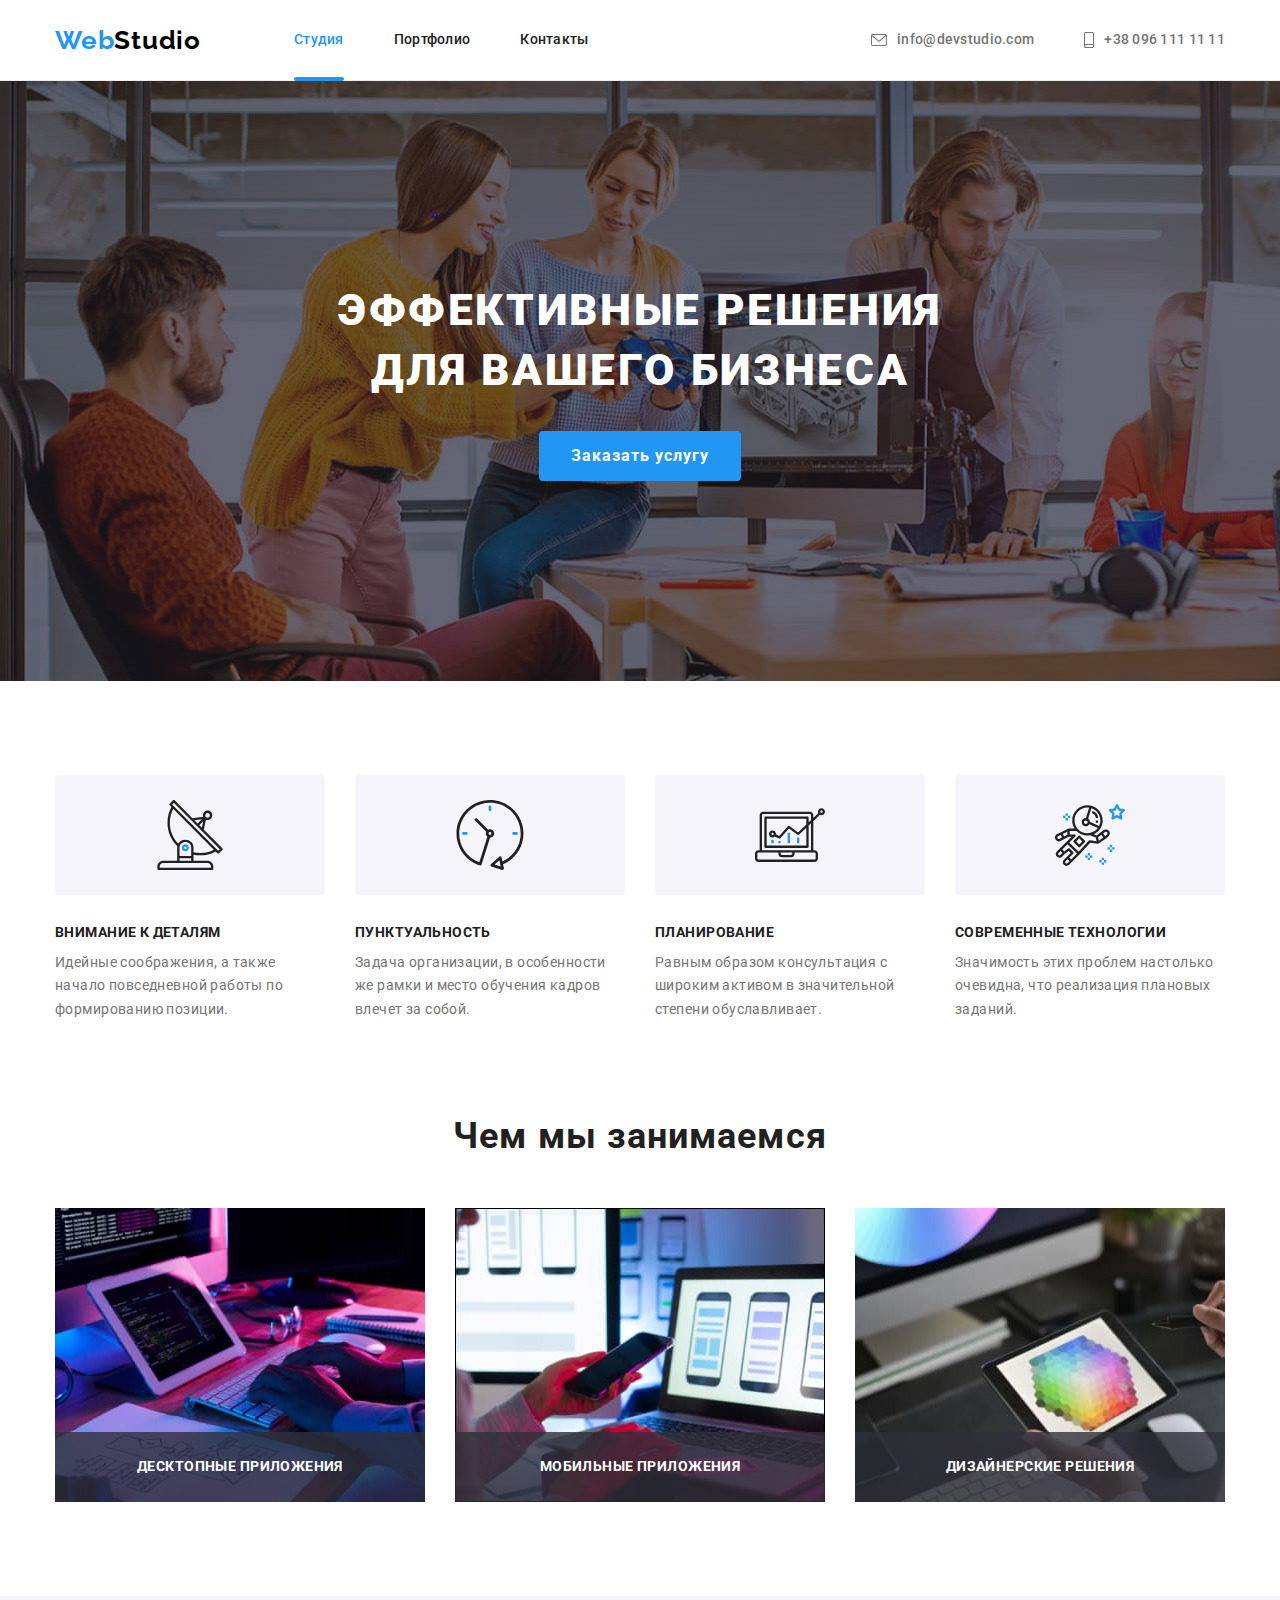
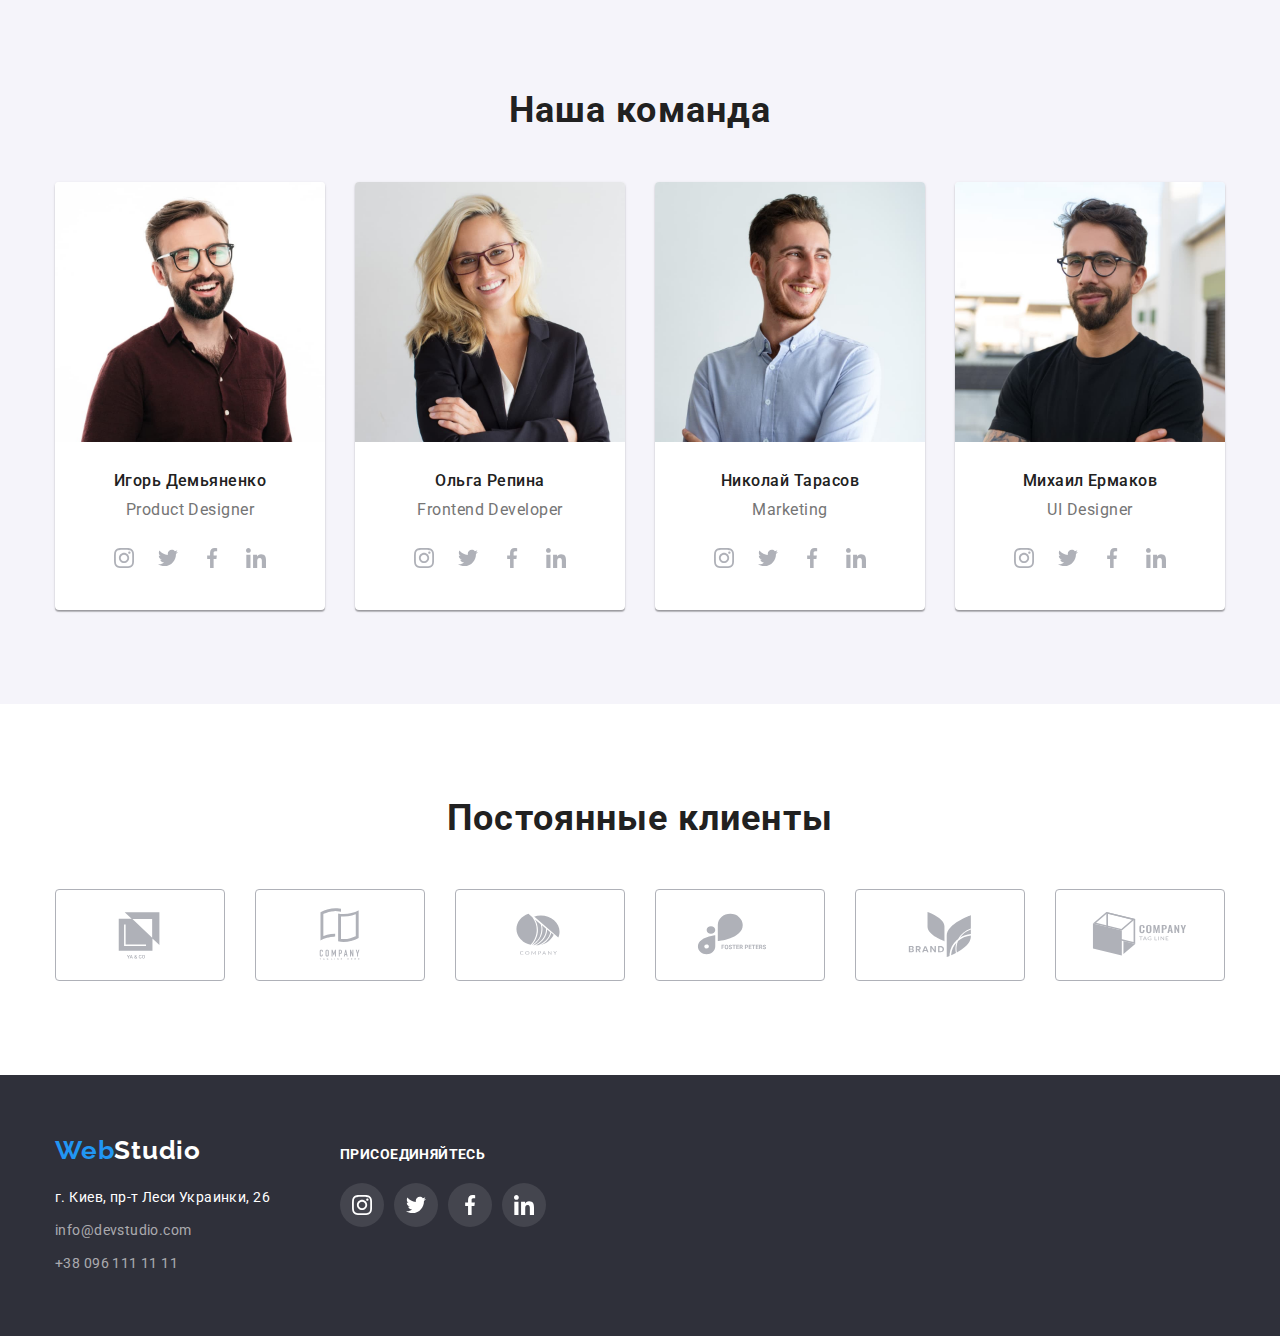
<file: index.html>
<!DOCTYPE html>
<html lang="ru">
    <head>
        <meta charset="UTF-8" />
        <meta http-equiv="X-UA-Compatible" content="IE=edge" />
        <meta name="viewport" content="width=device-width, initial-scale=1.0" />
        <title>Студия</title>
        <link rel="preconnect" href="https://fonts.googleapis.com" />
        <link rel="preconnect" href="https://fonts.gstatic.com" crossorigin />
        <link
            href="https://fonts.googleapis.com/css2?family=Raleway:wght@700&family=Roboto:wght@400;500;700;900&display=swap"
            rel="stylesheet"
        />
        <link rel="stylesheet" href="./css/modern-normalize.css" />
        <link rel="stylesheet" href="./css/reset.css" />
        <link rel="stylesheet" href="./css/style.css" />
    </head>
    <body>
        <!-----HEADER----->
        <header class="header">
            <div class="container header-container">
                <a class="header-logo link" href="./index.html"
                    ><span class="logo-accent">Web</span>Studio</a
                >
                <nav class="header-nav">
                    <ul class="nav-list list">
                        <li class="nav-item">
                            <a class="nav-link current link" href="./index.html">Студия</a>
                        </li>
                        <li class="nav-item">
                            <a class="nav-link link" href="./portfolio.html">Портфолио</a>
                        </li>
                        <li class="nav-item">
                            <a class="nav-link link" href="#">Контакты</a>
                        </li>
                    </ul>
                </nav>
                <ul class="contacts-list list">
                    <li class="contacts-item">
                        <a class="contacts-link link" href="mailto:info@devstudio.com">
                            <svg class="contacts-icon" width="16" height="12">
                                <use href="./images/icons.svg#envelope"></use>
                            </svg>
                            info@devstudio.com
                        </a>
                    </li>
                    <li class="contacts-item">
                        <a class="contacts-link link" href="tel:+380961111111">
                            <svg class="contacts-icon" width="10" height="16">
                                <use href="./images/icons.svg#smartphone"></use>
                            </svg>
                            +38 096 111 11 11
                        </a>
                    </li>
                </ul>
            </div>
        </header>
        <!-----CONTENT----->
        <main>
            <!-----HERO----->
            <section class="hero hero-container">
                <div class="container">
                    <div class="hero-title-box">
                        <h1 class="hero-title">Эффективные решения для вашего бизнеса</h1>
                    </div>
                    <button class="hero-btn" type="button" data-modal-open>Заказать услугу</button>
                </div>
            </section>
            <!-----FEATURES----->
            <section class="features box">
                <div class="container">
                    <ul class="features-list list">
                        <li class="features-item">
                            <div class="features-icon">
                                <svg width="70" height="70">
                                    <use href="./images/icons.svg#antena"></use>
                                </svg>
                            </div>
                            <h3 class="features-title">Внимание к деталям</h3>
                            <p class="features-text">
                                Идейные соображения, а также начало повседневной работы по
                                формированию позиции.
                            </p>
                        </li>
                        <li class="features-item">
                            <div class="features-icon">
                                <svg width="70" height="70">
                                    <use href="./images/icons.svg#clock"></use>
                                </svg>
                            </div>
                            <h3 class="features-title">Пунктуальность</h3>
                            <p class="features-text">
                                Задача организации, в особенности же рамки и место обучения кадров
                                влечет за собой.
                            </p>
                        </li>
                        <li class="features-item">
                            <div class="features-icon">
                                <svg width="70" height="70">
                                    <use href="./images/icons.svg#diagram"></use>
                                </svg>
                            </div>
                            <h3 class="features-title">Планирование</h3>
                            <p class="features-text">
                                Равным образом консультация с широким активом в значительной степени
                                обуславливает.
                            </p>
                        </li>
                        <li class="features-item">
                            <div class="features-icon">
                                <svg width="70" height="70">
                                    <use href="./images/icons.svg#astronaut"></use>
                                </svg>
                            </div>
                            <h3 class="features-title">Современные технологии</h3>
                            <p class="features-text">
                                Значимость этих проблем настолько очевидна, что реализация плановых
                                заданий.
                            </p>
                        </li>
                    </ul>
                </div>
            </section>
            <!-----WORKS----->
            <section class="works box">
                <div class="container">
                    <h2 class="works-title">Чем мы занимаемся</h2>
                    <ul class="works-list list">
                        <li class="works-item">
                            <div class="works-wrap">
                                <img
                                    src="./images/main/img1.jpg"
                                    alt="Десктопные приложения"
                                    width="370"
                                />
                                <p class="works-text">Десктопные приложения</p>
                            </div>
                        </li>
                        <li class="works-item">
                            <div class="works-wrap">
                                <img
                                    src="./images/main/img2.jpg"
                                    alt="Мобильные приложения"
                                    width="370"
                                />
                                <p class="works-text">Мобильные приложения</p>
                            </div>
                        </li>
                        <li class="works-item">
                            <div class="works-wrap">
                                <img
                                    src="./images/main/img3.jpg"
                                    alt="Дизайнерские решения"
                                    width="370"
                                />
                                <p class="works-text">Дизайнерские решения</p>
                            </div>
                        </li>
                    </ul>
                </div>
            </section>
            <!-----TEAM----->
            <section class="team box">
                <div class="container">
                    <h2 class="team-title">Наша команда</h2>
                    <ul class="team-list list">
                        <li class="team-item">
                            <img
                                src="./images/main/team1.jpg"
                                alt="Игорь Демьяненко. Продакт-дизайнер"
                                width="270"
                            />
                            <div class="team-wrap">
                                <h3 class="team-after-title">Игорь Демьяненко</h3>
                                <p class="team-text">Product Designer</p>
                                <ul class="team-social-list">
                                    <li class="team-social-item">
                                        <a class="team-social-link" href="#">
                                            <svg class="clients-icon" width="20" height="20">
                                                <use href="./images/icons.svg#instagram"></use>
                                            </svg>
                                        </a>
                                    </li>
                                    <li class="team-social-item">
                                        <a class="team-social-link" href="#">
                                            <svg class="clients-icon" width="20" height="20">
                                                <use href="./images/icons.svg#twitter"></use>
                                            </svg>
                                        </a>
                                    </li>
                                    <li class="team-social-item">
                                        <a class="team-social-link" href="#">
                                            <svg class="clients-icon" width="20" height="20">
                                                <use href="./images/icons.svg#facebook"></use>
                                            </svg>
                                        </a>
                                    </li>
                                    <li class="team-social-item">
                                        <a class="team-social-link" href="#">
                                            <svg class="clients-icon" width="20" height="20">
                                                <use href="./images/icons.svg#linkedin"></use>
                                            </svg>
                                        </a>
                                    </li>
                                </ul>
                            </div>
                        </li>
                        <li class="team-item">
                            <img
                                src="./images/main/team2.jpg"
                                alt="Ольга Репина. Фронт-энд разработчик"
                                width="270"
                            />
                            <div class="team-wrap">
                                <h3 class="team-after-title">Ольга Репина</h3>
                                <p class="team-text">Frontend Developer</p>
                                <ul class="team-social-list">
                                    <li class="team-social-item">
                                        <a class="team-social-link" href="#">
                                            <svg class="clients-icon" width="20" height="20">
                                                <use href="./images/icons.svg#instagram"></use>
                                            </svg>
                                        </a>
                                    </li>
                                    <li class="team-social-item">
                                        <a class="team-social-link" href="#">
                                            <svg class="clients-icon" width="20" height="20">
                                                <use href="./images/icons.svg#twitter"></use>
                                            </svg>
                                        </a>
                                    </li>
                                    <li class="team-social-item">
                                        <a class="team-social-link" href="#">
                                            <svg class="clients-icon" width="20" height="20">
                                                <use href="./images/icons.svg#facebook"></use>
                                            </svg>
                                        </a>
                                    </li>
                                    <li class="team-social-item">
                                        <a class="team-social-link" href="#">
                                            <svg class="clients-icon" width="20" height="20">
                                                <use href="./images/icons.svg#linkedin"></use>
                                            </svg>
                                        </a>
                                    </li>
                                </ul>
                            </div>
                        </li>
                        <li class="team-item">
                            <img
                                src="./images/main/team3.jpg"
                                alt="Николай Тарасов. Маркетолог"
                                width="270"
                            />
                            <div class="team-wrap">
                                <h3 class="team-after-title">Николай Тарасов</h3>
                                <p class="team-text">Marketing</p>
                                <ul class="team-social-list">
                                    <li class="team-social-item">
                                        <a class="team-social-link" href="#">
                                            <svg class="clients-icon" width="20" height="20">
                                                <use href="./images/icons.svg#instagram"></use>
                                            </svg>
                                        </a>
                                    </li>
                                    <li class="team-social-item">
                                        <a class="team-social-link" href="#">
                                            <svg class="clients-icon" width="20" height="20">
                                                <use href="./images/icons.svg#twitter"></use>
                                            </svg>
                                        </a>
                                    </li>
                                    <li class="team-social-item">
                                        <a class="team-social-link" href="#">
                                            <svg class="clients-icon" width="20" height="20">
                                                <use href="./images/icons.svg#facebook"></use>
                                            </svg>
                                        </a>
                                    </li>
                                    <li class="team-social-item">
                                        <a class="team-social-link" href="#">
                                            <svg class="clients-icon" width="20" height="20">
                                                <use href="./images/icons.svg#linkedin"></use>
                                            </svg>
                                        </a>
                                    </li>
                                </ul>
                            </div>
                        </li>
                        <li class="team-item">
                            <img
                                src="./images/main/team4.jpg"
                                alt="Михаил Ермаков. Дизайнер интерфейсов"
                                width="270"
                            />
                            <div class="team-wrap">
                                <h3 class="team-after-title">Михаил Ермаков</h3>
                                <p class="team-text">UI Designer</p>
                                <ul class="team-social-list">
                                    <li class="team-social-item">
                                        <a class="team-social-link" href="#">
                                            <svg class="clients-icon" width="20" height="20">
                                                <use href="./images/icons.svg#instagram"></use>
                                            </svg>
                                        </a>
                                    </li>
                                    <li class="team-social-item">
                                        <a class="team-social-link" href="#">
                                            <svg class="clients-icon" width="20" height="20">
                                                <use href="./images/icons.svg#twitter"></use>
                                            </svg>
                                        </a>
                                    </li>
                                    <li class="team-social-item">
                                        <a class="team-social-link" href="#">
                                            <svg class="clients-icon" width="20" height="20">
                                                <use href="./images/icons.svg#facebook"></use>
                                            </svg>
                                        </a>
                                    </li>
                                    <li class="team-social-item">
                                        <a class="team-social-link" href="#">
                                            <svg class="clients-icon" width="20" height="20">
                                                <use href="./images/icons.svg#linkedin"></use>
                                            </svg>
                                        </a>
                                    </li>
                                </ul>
                            </div>
                        </li>
                    </ul>
                </div>
            </section>
            <!-----CLIENTS----->
            <section class="clients box">
                <div class="container">
                    <h2 class="clients-title">Постоянные клиенты</h2>
                    <ul class="clients-list">
                        <li class="clients-item">
                            <a class="clients-link" href="#">
                                <svg class="clients-icon" width="106" height="60">
                                    <use href="./images/icons.svg#logo"></use>
                                </svg>
                            </a>
                        </li>
                        <li class="clients-item">
                            <a class="clients-link" href="#">
                                <svg class="clients-icon" width="106" height="60">
                                    <use href="./images/icons.svg#logo2"></use>
                                </svg>
                            </a>
                        </li>
                        <li class="clients-item">
                            <a class="clients-link" href="#">
                                <svg class="clients-icon" width="106" height="60">
                                    <use href="./images/icons.svg#logo3"></use>
                                </svg>
                            </a>
                        </li>
                        <li class="clients-item">
                            <a class="clients-link" href="#">
                                <svg class="clients-icon" width="106" height="60">
                                    <use href="./images/icons.svg#logo4"></use>
                                </svg>
                            </a>
                        </li>
                        <li class="clients-item">
                            <a class="clients-link" href="#">
                                <svg class="clients-icon" width="106" height="60">
                                    <use href="./images/icons.svg#logo5"></use>
                                </svg>
                            </a>
                        </li>
                        <li class="clients-item">
                            <a class="clients-link" href="#">
                                <svg class="clients-icon" width="106" height="60">
                                    <use href="./images/icons.svg#logo6"></use>
                                </svg>
                            </a>
                        </li>
                    </ul>
                </div>
            </section>
        </main>
        <!-----FOOTER----->
        <footer class="footer footer-container">
            <div class="container">
                <div class="footer-wrap">
                    <div>
                        <a class="footer-logo link" href="./index.html"
                            ><span class="logo-accent">Web</span>Studio</a
                        >
                        <address class="footer-adress">г. Киев, пр-т Леси Украинки, 26</address>
                        <ul class="footer-list list">
                            <li class="footer-item">
                                <a class="footer-link link" href="mailto:info@devstudio.com"
                                    >info@devstudio.com</a
                                >
                            </li>
                            <li class="footer-item">
                                <a class="footer-link link" href="tel:+380961111111"
                                    >+38 096 111 11 11</a
                                >
                            </li>
                        </ul>
                    </div>
                    <div>
                        <p class="footer-text">присоединяйтесь</p>
                        <ul class="footer-social-list">
                            <li class="footer-social-item">
                                <a class="footer-social-link" href="#">
                                    <svg class="footer-icon" width="20" height="20">
                                        <use href="./images/icons.svg#instagram"></use>
                                    </svg>
                                </a>
                            </li>
                            <li class="footer-social-item">
                                <a class="footer-social-link" href="#">
                                    <svg class="footer-icon" width="20" height="20">
                                        <use href="./images/icons.svg#twitter"></use>
                                    </svg>
                                </a>
                            </li>
                            <li class="footer-social-item">
                                <a class="footer-social-link" href="#">
                                    <svg class="footer-icon" width="20" height="20">
                                        <use href="./images/icons.svg#facebook"></use>
                                    </svg>
                                </a>
                            </li>
                            <li class="footer-social-item">
                                <a class="footer-social-link" href="#">
                                    <svg class="footer-icon" width="20" height="20">
                                        <use href="./images/icons.svg#linkedin"></use>
                                    </svg>
                                </a>
                            </li>
                        </ul>
                    </div>
                </div>
            </div>
        </footer>
        <div class="backdrop is-hidden" data-modal>
            <div class="modal">
                <button type="button" class="modal-close" data-modal-close>
                    <svg class="modal-close-icon" wilth="18" height="18">
                        <use href="./images/icons.svg#modal-close"></use>
                    </svg>
                </button>
            </div>
        </div>
        <script src="./js/modal.js"></script>
    </body>
</html>
</file>
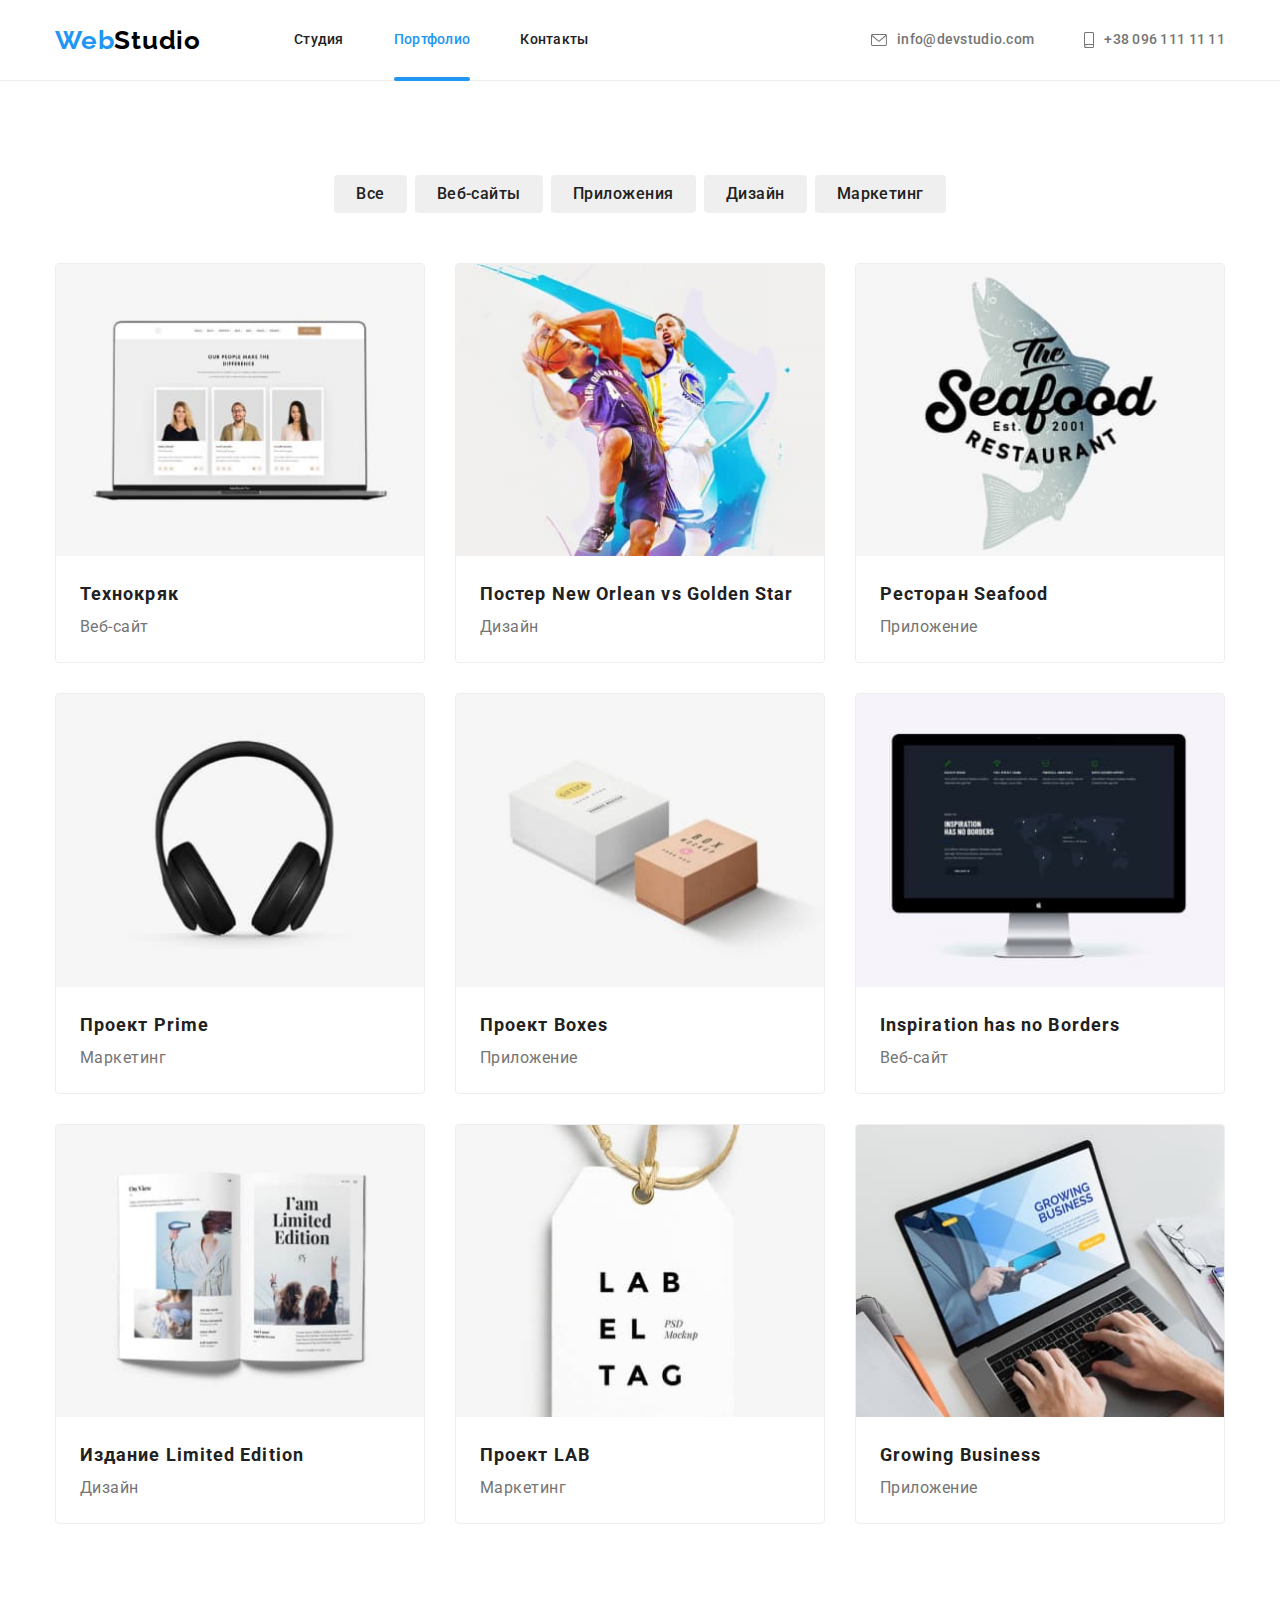
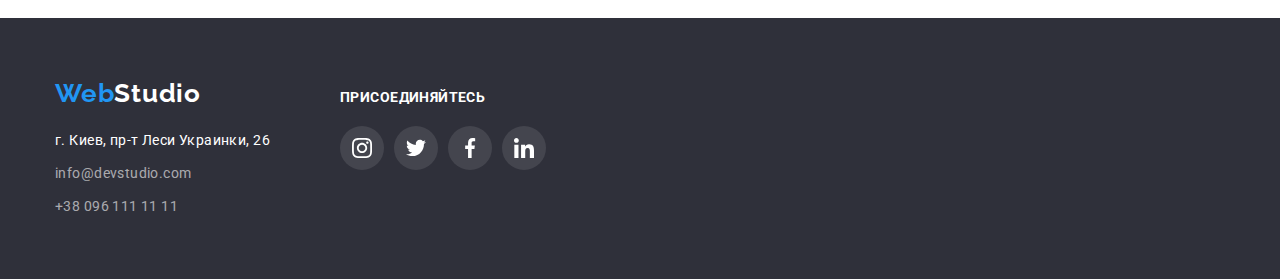
<file: portfolio.html>
<!DOCTYPE html>
<html lang="ru">
    <head>
        <meta charset="UTF-8" />
        <meta http-equiv="X-UA-Compatible" content="IE=edge" />
        <meta name="viewport" content="width=device-width, initial-scale=1.0" />
        <title>Портфолио</title>
        <link rel="preconnect" href="https://fonts.googleapis.com" />
        <link rel="preconnect" href="https://fonts.gstatic.com" crossorigin />
        <link
            href="https://fonts.googleapis.com/css2?family=Raleway:wght@700&family=Roboto:wght@400;500;700;900&display=swap"
            rel="stylesheet"
        />
        <link rel="stylesheet" href="./css/modern-normalize.css" />
        <link rel="stylesheet" href="./css/reset.css" />
        <link rel="stylesheet" href="./css/style.css" />
    </head>
    <body>
        <!-----HEADER----->
        <header class="header">
            <div class="container header-container">
                <a class="header-logo link" href="./index.html"
                    ><span class="logo-accent">Web</span>Studio</a
                >
                <nav class="header-nav">
                    <ul class="nav-list list">
                        <li class="nav-item">
                            <a class="nav-link link" href="./index.html">Студия</a>
                        </li>
                        <li class="nav-item">
                            <a class="nav-link current link" href="./portfolio.html">Портфолио</a>
                        </li>
                        <li class="nav-item">
                            <a class="nav-link link" href="#">Контакты</a>
                        </li>
                    </ul>
                </nav>
                <ul class="contacts-list list">
                    <li class="contacts-item">
                        <a class="contacts-link link" href="mailto:info@devstudio.com">
                            <svg class="contacts-icon" width="16" height="12">
                                <use href="./images/icons.svg#envelope"></use>
                            </svg>
                            info@devstudio.com
                        </a>
                    </li>
                    <li class="contacts-item">
                        <a class="contacts-link link" href="tel:+380961111111">
                            <svg class="contacts-icon" width="10" height="16">
                                <use href="./images/icons.svg#smartphone"></use>
                            </svg>
                            +38 096 111 11 11
                        </a>
                    </li>
                </ul>
            </div>
        </header>
        <!-----CONTENT----->
        <main>
            <!-----PORTFOLIO FILTER----->
            <section class="portfolio box">
                <div class="container">
                    <h1 class="portfolio-title visually-hidden">Портфолио</h1>
                    <ul class="filter-list list">
                        <li class="filter-item">
                            <button class="filter-btn" type="button">Все</button>
                        </li>
                        <li class="filter-item">
                            <button class="filter-btn" type="button">Веб-сайты</button>
                        </li>
                        <li class="filter-item">
                            <button class="filter-btn" type="button">Приложения</button>
                        </li>
                        <li class="filter-item">
                            <button class="filter-btn" type="button">Дизайн</button>
                        </li>
                        <li class="filter-item">
                            <button class="filter-btn" type="button">Маркетинг</button>
                        </li>
                    </ul>
                    <!-----PORTFOLIO LIST----->
                    <ul class="portfolio-list list">
                        <li class="portfolio-item">
                            <a href="#">
                                <div class="portfolio-wrap">
                                    <img
                                        src="./images/portfolio/img.jpg"
                                        alt="ноутбук"
                                        width="370"
                                    />
                                    <p class="portfolio-overlay">
                                        Технокряк это современная площадка распространения
                                        коронавируса. Компании используют эту платформу для
                                        цифрового шпионажа и атак на защищённые сервера конкурентов.
                                    </p>
                                </div>
                                <div class="portfolio-box">
                                    <h2 class="portfolio-title">Технокряк</h2>
                                    <p class="portfolio-text">Веб-сайт</p>
                                </div>
                            </a>
                        </li>
                        <li class="portfolio-item">
                            <a href="#">
                                <div class="portfolio-wrap">
                                    <img
                                        src="./images/portfolio/img8.jpg"
                                        alt="баскетболисты"
                                        width="370"
                                    />
                                    <p class="portfolio-overlay">
                                        Технокряк это современная площадка распространения
                                        коронавируса. Компании используют эту платформу для
                                        цифрового шпионажа и атак на защищённые сервера конкурентов.
                                    </p>
                                </div>
                                <div class="portfolio-box">
                                    <h2 class="portfolio-title">
                                        Постер <span lang="en">New Orlean vs Golden Star</span>
                                    </h2>
                                    <p class="portfolio-text">Дизайн</p>
                                </div>
                            </a>
                        </li>
                        <li class="portfolio-item">
                            <a href="#">
                                <div class="portfolio-wrap">
                                    <img
                                        src="./images/portfolio/img7.jpg"
                                        alt="логотип"
                                        width="370"
                                    />
                                    <p class="portfolio-overlay">
                                        Технокряк это современная площадка распространения
                                        коронавируса. Компании используют эту платформу для
                                        цифрового шпионажа и атак на защищённые сервера конкурентов.
                                    </p>
                                </div>
                                <div class="portfolio-box">
                                    <h2 class="portfolio-title">
                                        Ресторан <span lang="en">Seafood</span>
                                    </h2>
                                    <p class="portfolio-text">Приложение</p>
                                </div>
                            </a>
                        </li>
                        <li class="portfolio-item">
                            <a href="#">
                                <div class="portfolio-wrap">
                                    <img
                                        src="./images/portfolio/img6.jpg"
                                        alt="наушники"
                                        width="370"
                                    />
                                    <p class="portfolio-overlay">
                                        Технокряк это современная площадка распространения
                                        коронавируса. Компании используют эту платформу для
                                        цифрового шпионажа и атак на защищённые сервера конкурентов.
                                    </p>
                                </div>
                                <div class="portfolio-box">
                                    <h2 class="portfolio-title">
                                        Проект <span lang="en">Prime</span>
                                    </h2>
                                    <p class="portfolio-text">Маркетинг</p>
                                </div>
                            </a>
                        </li>
                        <li class="portfolio-item">
                            <a href="#">
                                <div class="portfolio-wrap">
                                    <img
                                        src="./images/portfolio/img5.jpg"
                                        alt="визитки"
                                        width="370"
                                    />
                                    <p class="portfolio-overlay">
                                        Технокряк это современная площадка распространения
                                        коронавируса. Компании используют эту платформу для
                                        цифрового шпионажа и атак на защищённые сервера конкурентов.
                                    </p>
                                </div>
                                <div class="portfolio-box">
                                    <h2 class="portfolio-title">
                                        Проект <span lang="en">Boxes</span>
                                    </h2>
                                    <p class="portfolio-text">Приложение</p>
                                </div>
                            </a>
                        </li>
                        <li class="portfolio-item">
                            <a href="#">
                                <div class="portfolio-wrap">
                                    <img
                                        src="./images/portfolio/img4.jpg"
                                        alt="монитор"
                                        width="370"
                                    />
                                    <p class="portfolio-overlay">
                                        Технокряк это современная площадка распространения
                                        коронавируса. Компании используют эту платформу для
                                        цифрового шпионажа и атак на защищённые сервера конкурентов.
                                    </p>
                                </div>
                                <div class="portfolio-box">
                                    <h2 class="portfolio-title">
                                        <span lang="en">Inspiration has no Borders</span>
                                    </h2>
                                    <p class="portfolio-text">Веб-сайт</p>
                                </div>
                            </a>
                        </li>
                        <li class="portfolio-item">
                            <a href="#">
                                <div class="portfolio-wrap">
                                    <img
                                        src="./images/portfolio/img3.jpg"
                                        alt="журнал"
                                        width="370"
                                    />
                                    <p class="portfolio-overlay">
                                        Технокряк это современная площадка распространения
                                        коронавируса. Компании используют эту платформу для
                                        цифрового шпионажа и атак на защищённые сервера конкурентов.
                                    </p>
                                </div>
                                <div class="portfolio-box">
                                    <h2 class="portfolio-title">
                                        Издание <span lang="en">Limited Edition</span>
                                    </h2>
                                    <p class="portfolio-text">Дизайн</p>
                                </div>
                            </a>
                        </li>
                        <li class="portfolio-item">
                            <a href="#">
                                <div class="portfolio-wrap">
                                    <img
                                        src="./images/portfolio/img2.jpg"
                                        alt="бирка"
                                        width="370"
                                    />
                                    <p class="portfolio-overlay">
                                        Технокряк это современная площадка распространения
                                        коронавируса. Компании используют эту платформу для
                                        цифрового шпионажа и атак на защищённые сервера конкурентов.
                                    </p>
                                </div>
                                <div class="portfolio-box">
                                    <h2 class="portfolio-title">
                                        Проект <span lang="en">LAB</span>
                                    </h2>
                                    <p class="portfolio-text">Маркетинг</p>
                                </div>
                            </a>
                        </li>
                        <li class="portfolio-item">
                            <a href="#">
                                <div class="portfolio-wrap">
                                    <img
                                        src="./images/portfolio/img1.jpg"
                                        alt="ноутбук"
                                        width="370"
                                    />
                                    <p class="portfolio-overlay">
                                        Технокряк это современная площадка распространения
                                        коронавируса. Компании используют эту платформу для
                                        цифрового шпионажа и атак на защищённые сервера конкурентов.
                                    </p>
                                </div>
                                <div class="portfolio-box">
                                    <h2 class="portfolio-title">
                                        <span lang="en">Growing Business</span>
                                    </h2>
                                    <p class="portfolio-text">Приложение</p>
                                </div>
                            </a>
                        </li>
                    </ul>
                </div>
            </section>
        </main>
        <!-----FOOTER----->
        <footer class="footer footer-container">
            <div class="container">
                <div class="footer-wrap">
                    <div>
                        <a class="footer-logo link" href="./index.html"
                            ><span class="logo-accent">Web</span>Studio</a
                        >
                        <address class="footer-adress">г. Киев, пр-т Леси Украинки, 26</address>
                        <ul class="footer-list list">
                            <li class="footer-item">
                                <a class="footer-link link" href="mailto:info@devstudio.com"
                                    >info@devstudio.com</a
                                >
                            </li>
                            <li class="footer-item">
                                <a class="footer-link link" href="tel:+380961111111"
                                    >+38 096 111 11 11</a
                                >
                            </li>
                        </ul>
                    </div>
                    <div>
                        <p class="footer-text">присоединяйтесь</p>
                        <ul class="footer-social-list">
                            <li class="footer-social-item">
                                <a class="footer-social-link" href="#">
                                    <svg class="footer-icon" width="20" height="20">
                                        <use href="./images/icons.svg#instagram"></use>
                                    </svg>
                                </a>
                            </li>
                            <li class="footer-social-item">
                                <a class="footer-social-link" href="#">
                                    <svg class="footer-icon" width="20" height="20">
                                        <use href="./images/icons.svg#twitter"></use>
                                    </svg>
                                </a>
                            </li>
                            <li class="footer-social-item">
                                <a class="footer-social-link" href="#">
                                    <svg class="footer-icon" width="20" height="20">
                                        <use href="./images/icons.svg#facebook"></use>
                                    </svg>
                                </a>
                            </li>
                            <li class="footer-social-item">
                                <a class="footer-social-link" href="#">
                                    <svg class="footer-icon" width="20" height="20">
                                        <use href="./images/icons.svg#linkedin"></use>
                                    </svg>
                                </a>
                            </li>
                        </ul>
                    </div>
                </div>
            </div>
        </footer>
    </body>
</html>
</file>
<file: css/style.css>
body {
    font-family: 'Roboto', sans-serif;
    font-weight: 400;
    color: #212121;
}

:root {
    --main-title-color: #ffffff;
    --accent-color: #2196f3;
    --main-text-color: #757575;
    --icons-color: #afb1b8;
}

.list {
    list-style: none;
}

.link {
    text-decoration: none;
}

.nav-link.current {
    color: var(--accent-color);
}

.container {
    width: 1200px;
    padding-left: 15px;
    padding-right: 15px;
    margin: 0 auto;
}

.box {
    padding-top: 94px;
    padding-bottom: 94px;
}

/* ---------header--------- */

.header {
    border-bottom: 1px solid #ececec;
}

.header-container {
    display: flex;
    align-items: center;
}

.header-logo {
    margin-right: 93px;
    font-family: Raleway;
    font-weight: 700;
    font-size: 26px;
    line-height: 1.19;
    letter-spacing: 0.03em;
    color: #000000;
}

.logo-accent {
    color: var(--accent-color);
}

.nav-list {
    display: flex;
}

.nav-item:not(:last-child) {
    margin-right: 50px;
}

.nav-link {
    position: relative;
    padding: 32px 0;
    display: block;
    font-size: 14px;
    font-weight: 500;
    line-height: 1.14;
    letter-spacing: 0.02em;
    color: inherit;
    transition: color 250ms cubic-bezier(0.4, 0, 0.2, 1);
}

.nav-link:hover,
.nav-link:focus {
    color: var(--accent-color);
}

.current.nav-link::after {
    content: '';
    position: absolute;
    display: block;
    height: 4px;
    width: 100%;
    bottom: -1px;
    background-color: var(--accent-color);
    border-radius: 2px;
}

.contacts-list {
    display: flex;
    margin-left: auto;
}

.contacts-item:not(:first-child) {
    margin-left: 50px;
}

.contacts-link {
    display: flex;
    align-items: center;
    justify-content: center;
    padding: 32px 0;
    font-size: 14px;
    font-weight: 500;
    line-height: 1.14;
    letter-spacing: 0.02em;
    color: #757575;
    transition: color 250ms cubic-bezier(0.4, 0, 0.2, 1);
}

.contacts-icon {
    margin-right: 10px;
    fill: currentColor;
}

.contacts-link:hover,
.contacts-link:focus {
    color: var(--accent-color);
}

/* ---------hero--------- */

.hero {
    max-width: 1600px;
    margin: 0 auto;
    background-image: linear-gradient(rgba(47, 48, 58, 0.4), rgba(47, 48, 58, 0.4)),
        url(../images/main/hero.jpg);
    background-repeat: no-repeat;
    background-size: cover;
}

.hero-container {
    padding: 200px 0;
}

.hero-title-box {
    display: block;
    width: 696px;
    margin: 0 auto;
}

.hero-title {
    display: block;
    min-width: 696px;
    margin-bottom: 30px;
    font-weight: 900;
    font-size: 44px;
    line-height: 1.36;
    letter-spacing: 0.06em;
    text-transform: uppercase;
    text-align: center;
    color: var(--main-title-color);
}

.hero-btn {
    display: block;
    margin: 0 auto;
    padding: 10px 32px;
    border-radius: 4px;
    border: none;
    text-align: center;

    font-family: inherit;
    font-weight: 700;
    font-size: 16px;
    line-height: 1.87;
    letter-spacing: 0.06em;

    color: #ffffff;
    background-color: var(--accent-color);
    cursor: pointer;
}

/* ---------features--------- */
.features-list {
    display: flex;
}

.features-item {
    max-width: 270px;
}

.features-item:not(:last-child) {
    margin-right: 30px;
}

.features-icon {
    display: flex;
    justify-content: center;
    align-items: center;
    margin-bottom: 30px;
    height: 120px;
    background-color: #f5f4fa;
    border-radius: 4px;
}

.features-title {
    margin-bottom: 10px;
    font-weight: 700;
    font-size: 14px;
    line-height: 1.14;
    letter-spacing: 0.03em;
    text-transform: uppercase;
}

.features-text {
    font-size: 14px;
    line-height: 1.71;
    letter-spacing: 0.03em;
    color: var(--main-text-color);
}

/* ---------works--------- */
.works.box {
    padding-top: 0;
}

.works-list {
    display: flex;
}

.works-wrap {
    position: relative;
}

.works-text {
    position: absolute;
    bottom: 0;
    padding: 27px 0;
    width: 100%;
    font-weight: bold;
    font-size: 14px;
    line-height: 1.14;
    text-align: center;
    letter-spacing: 0.03em;
    text-transform: uppercase;
    color: #ffffff;
    background: rgba(47, 48, 58, 0.8);
}
.works-title {
    margin-bottom: 50px;
    font-weight: 700;
    font-size: 36px;
    line-height: 1.16;
    letter-spacing: 0.03em;
    text-align: center;
}

.works-item:not(:last-child) {
    margin-right: 30px;
}

/* ---------team--------- */

.team {
    background-color: #f5f4fa;
}

.team-list {
    display: flex;
}

.team-item {
    display: flex;
    flex-direction: column;
    max-width: 270px;
    background-color: #fff;
    border-radius: 4px;
    box-shadow: 0px 1px 3px rgba(0, 0, 0, 0.12), 0px 1px 1px rgba(0, 0, 0, 0.14),
        0px 2px 1px rgba(0, 0, 0, 0.2);
    overflow: hidden;
}

.team-item:not(:last-child) {
    margin-right: 30px;
}

.team-wrap {
    padding: 30px 0;
}

.team-title {
    margin-bottom: 50px;
    font-weight: 700;
    font-size: 36px;
    line-height: 1.16;
    letter-spacing: 0.03em;
    text-align: center;
}

.team-after-title {
    margin-bottom: 10px;
    font-size: 16px;
    font-weight: 500;
    line-height: 1.18;
    letter-spacing: 0.03em;
    text-align: center;
}

.team-text {
    margin-bottom: 16px;
    font-size: 16px;
    line-height: 1.18;
    letter-spacing: 0.03em;
    text-align: center;
    color: var(--main-text-color);
}

.team-social-list {
    display: flex;
    justify-content: center;
}

.team-social-link {
    display: flex;
    justify-content: center;
    align-items: center;
    min-width: 44px;
    min-height: 44px;
    border-radius: 50%;
    color: var(--icons-color);
    transition: color 250ms cubic-bezier(0.4, 0, 0.2, 1),
        background-color 250ms cubic-bezier(0.4, 0, 0.2, 1);
}
.team-social-link:hover,
.team-social-link:focus {
    background-color: var(--accent-color);
    color: #ffffff;
}

.team-social-link:not(:last-child) {
    margin-right: 10px;
}

.clients-icon {
    fill: currentColor;
}

/* ---------clients--------- */

.clients-list {
    display: flex;
}

.clients-title {
    margin-bottom: 50px;
    font-weight: 700;
    font-size: 36px;
    line-height: 1.16;
    letter-spacing: 0.03em;
    text-align: center;
}

.clients-item:not(:last-child) {
    margin-right: 30px;
}

.clients-link {
    display: flex;
    justify-content: center;
    align-items: center;
    min-width: 170px;
    min-height: 92px;
    border: 1px solid #afb1b8;
    border-radius: 4px;
    color: var(--icons-color);
    transition: color 250ms cubic-bezier(0.4, 0, 0.2, 1), border 250ms cubic-bezier(0.4, 0, 0.2, 1);
}

.clients-link:hover,
.clients-link:focus {
    border: 1px solid var(--accent-color);
    color: var(--accent-color);
}

.clients-icon {
    fill: currentColor;
}

/* ---------footer--------- */
.footer {
    background-color: #2f303a;
}

.footer-container {
    padding-top: 60px;
    padding-bottom: 60px;
}

.footer-logo {
    display: inline-block;
    margin-bottom: 20px;
    font-family: Raleway;
    font-weight: 700;
    font-size: 26px;
    line-height: 1.19;
    letter-spacing: 0.03em;
    color: #ffffff;
}

.logo-accent {
    color: var(--accent-color);
}

.footer-adress {
    display: block;
    margin-bottom: 9px;
    font-style: normal;
    font-size: 14px;
    line-height: 1.71;
    letter-spacing: 0.03em;
    color: #ffffff;
}

.footer-item:not(:last-child) {
    margin-bottom: 9px;
}

.footer-link {
    font-size: 14px;
    line-height: 1.71;
    letter-spacing: 0.03em;
    color: rgba(255, 255, 255, 0.6);
    transition: color 250ms cubic-bezier(0.4, 0, 0.2, 1);
}

.footer-link:hover,
.footer-link:focus {
    color: var(--accent-color);
}

.footer-wrap {
    display: flex;
}

.footer-wrap > div:first-child {
    margin-right: 70px;
}

.footer-wrap > div:last-child {
    padding-top: 12px;
}

.footer-text {
    font-weight: 700;
    font-size: 14px;
    line-height: 1.14;
    letter-spacing: 0.03em;
    text-transform: uppercase;
    color: #ffffff;
    margin-bottom: 20px;
}

.footer-social-item:not(:last-child) {
    margin-right: 10px;
}

.footer-social-list {
    display: flex;
    justify-content: center;
}

.footer-social-link {
    display: flex;
    justify-content: center;
    align-items: center;
    min-width: 44px;
    min-height: 44px;
    border-radius: 50%;
    color: #ffffff;
    background-color: rgba(255, 255, 255, 0.1);
    transition: background-color 250ms cubic-bezier(0.4, 0, 0.2, 1);
}

.footer-social-link:hover,
.footer-social-link:focus {
    background-color: var(--accent-color);
}

.footer-icon {
    fill: currentColor;
}

/* ---------modal--------- */

.is-hidden {
    opacity: 0;
    pointer-events: none;
    visibility: hidden;
}

.backdrop {
    position: fixed;
    top: 0;
    left: 0;
    width: 100vw;
    height: 100vh;
    background-color: rgba(0, 0, 0, 0.2);
    transition: opacity 250ms cubic-bezier(0.4, 0, 0.2, 1),
        visibility 250ms cubic-bezier(0.4, 0, 0.2, 1);
}

.modal {
    position: absolute;
    top: 50%;
    left: 50%;
    transform: translate(-50%, -50%);
    min-width: 528px;
    min-height: 581px;
    background-color: #ffffff;
    box-shadow: 0px 1px 3px rgba(0, 0, 0, 0.12), 0px 1px 1px rgba(0, 0, 0, 0.14),
        0px 2px 1px rgba(0, 0, 0, 0.2);
    border-radius: 4px;
}

.modal-close {
    position: absolute;
    top: 10px;
    right: 10px;
    width: 30px;
    height: 30px;
    background-color: transparent;
    border: 1px solid rgba(0, 0, 0, 0.1);
    border-radius: 50%;
    display: flex;
    justify-content: center;
    align-items: center;
}

/* ---------page portfolio--------- */

/* ---------filter--------- */

.visually-hidden {
    position: absolute;
    width: 1px;
    height: 1px;
    margin: -1px;
    padding: 0;
    overflow: hidden;
    border: 0;
    clip: rect(0 0 0 0);
}

.filter-list {
    display: flex;
    justify-content: center;
    margin-bottom: 50px;
}

.filter-item:not(:last-child) {
    margin-right: 8px;
}

.filter-btn {
    padding: 6px 22px;
    border-radius: 4px;
    border: none;
    font-family: inherit;
    font-weight: 500;
    font-size: 16px;
    line-height: 1.62;
    text-align: center;
    letter-spacing: 0.03em;
    color: #212121;
    cursor: pointer;
    transition: background-color 250ms cubic-bezier(0.4, 0, 0.2, 1),
        color 250ms cubic-bezier(0.4, 0, 0.2, 1), box-shadow 250ms cubic-bezier(0.4, 0, 0.2, 1);
}

.filter-btn:hover,
.filter-btn:focus {
    background-color: var(--accent-color);
    color: #ffffff;
    box-shadow: 0px 3px 1px rgba(0, 0, 0, 0.1), 0px 1px 2px rgba(0, 0, 0, 0.08),
        0px 2px 2px rgba(0, 0, 0, 0.12);
}

/* ---------portfolio list--------- */

.portfolio-list {
    display: flex;
    flex-wrap: wrap;
    margin-right: -30px;
    margin-bottom: -30px;
}

.portfolio-item {
    display: flex;
    flex-direction: column;
    width: calc((100% - 3 * 30px) / 3);
    margin-right: 30px;
    margin-bottom: 30px;
    border: 1px solid #eeeeee;
    border-radius: 4px;
    transition: box-shadow 250ms cubic-bezier(0.4, 0, 0.2, 1);
    overflow: hidden;
}

.portfolio-item img {
    max-width: 100%;
}

.portfolio-box {
    max-width: 100%;
    padding: 20px 24px;
}

.portfolio-title {
    color: #212121;
    font-weight: 700;
    font-size: 18px;
    line-height: 2;
    letter-spacing: 0.06em;
}

.portfolio-text {
    font-size: 16px;
    line-height: 1.87;
    letter-spacing: 0.03em;
    color: var(--main-text-color);
}

.portfolio-item:hover,
.portfolio-item:focus {
    box-shadow: 0px 3px 1px rgba(0, 0, 0, 0.1), 0px 1px 2px rgba(0, 0, 0, 0.08),
        0px 2px 2px rgba(0, 0, 0, 0.12);
}

.portfolio-wrap {
    position: relative;
    display: flex;
    align-items: center;

    overflow: hidden;
}

.portfolio-overlay {
    position: absolute;
    transform: translateY(101%);
    width: 100%;
    height: 100%;
    padding: 63px 24px;
    font-size: 18px;
    line-height: 1.56;
    letter-spacing: 0.03em;

    color: #ffffff;
    background: rgba(33, 150, 243, 0.9);

    transition: transform 250ms cubic-bezier(0.4, 0, 0.2, 1);
}

.portfolio-item:hover .portfolio-overlay,
.portfolio-item:focus .portfolio-overlay {
    transform: translateY(0%);
}
</file>
